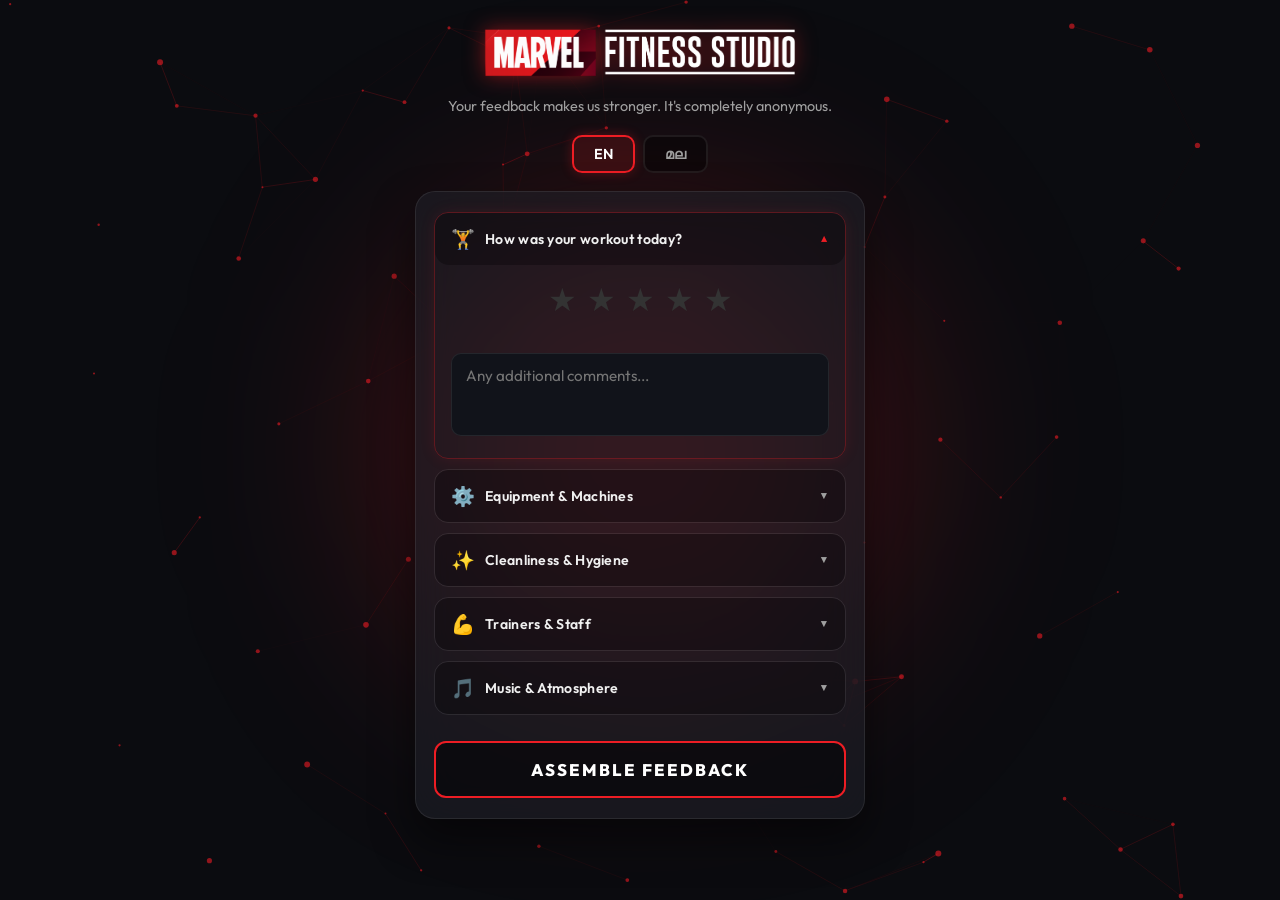
<file: index.html>
<!DOCTYPE html>
<html lang="en">

<head>
    <meta charset="UTF-8">
    <meta name="viewport" content="width=device-width, initial-scale=1.0">
    <title>Marvel Fitness Centre - Feedback</title>
    <link rel="stylesheet" href="style.css">
    <link href="https://fonts.googleapis.com/css2?family=Outfit:wght@300;400;600;800&display=swap" rel="stylesheet">
</head>

<body>
    <canvas id="particle-canvas"></canvas>
    <div class="background-glow"></div>

    <div class="container">
        <header>
            <img src="Logo.PNG" alt="Marvel Fitness Logo" class="logo-img" style="max-width: 350px; width: 100%; height: auto;">

            <p data-i18n="subtitle">Your feedback makes us stronger. It's completely anonymous.</p>
        </header>

        <div class="lang-selector">
            <button class="lang-btn active" data-lang="en">EN</button>
            <button class="lang-btn" data-lang="ml">മല</button>
        </div>

        <div class="form-wrapper">
            <form id="feedback-form">

                <div class="feedback-section active" data-section="0">
                    <div class="section-header" data-target="0">
                        <span class="section-icon">🏋️</span>
                        <span class="section-title" data-i18n="sec_workout">How was your workout today?</span>
                        <span class="section-chevron">▼</span>
                    </div>
                    <div class="section-body">
                        <div class="rating-stars" data-rating="workout">
                            <span class="star" data-value="1">★</span>
                            <span class="star" data-value="2">★</span>
                            <span class="star" data-value="3">★</span>
                            <span class="star" data-value="4">★</span>
                            <span class="star" data-value="5">★</span>
                        </div>
                        <div class="mood-label" data-rating-for="workout"></div>
                        <div class="textarea-wrapper">
                            <div class="intruder-zone marvel-anim-zone">
                                <div class="intruder-body">
                                    <img src="intruder_gripping.png" alt="Peeking" class="intruder-img">
                                    <div class="mood-overlay"></div>
                                </div>
                                <div class="speech-bubble">
                                    <span class="speech-text">🤔</span>
                                </div>
                            </div>
                            <textarea class="feedback-textarea" rows="3" data-i18n-placeholder="ph_workout"
                                placeholder="Any additional comments..."></textarea>
                        </div>
                    </div>
                </div>

                <div class="feedback-section" data-section="1">
                    <div class="section-header" data-target="1">
                        <span class="section-icon">⚙️</span>
                        <span class="section-title" data-i18n="sec_equipment">Equipment & Machines</span>
                        <span class="section-chevron">▼</span>
                    </div>
                    <div class="section-body">
                        <div class="rating-stars" data-rating="equipment">
                            <span class="star" data-value="1">★</span>
                            <span class="star" data-value="2">★</span>
                            <span class="star" data-value="3">★</span>
                            <span class="star" data-value="4">★</span>
                            <span class="star" data-value="5">★</span>
                        </div>
                        <div class="mood-label" data-rating-for="equipment"></div>
                        <div class="textarea-wrapper">
                            <div class="intruder-zone marvel-anim-zone">
                                <div class="intruder-body">
                                    <img src="intruder_gripping.png" alt="Peeking" class="intruder-img">
                                    <div class="mood-overlay"></div>
                                </div>
                                <div class="speech-bubble">
                                    <span class="speech-text">🤔</span>
                                </div>
                            </div>
                            <textarea class="feedback-textarea" rows="3" data-i18n-placeholder="ph_equipment"
                                placeholder="Tell us about the equipment..."></textarea>
                        </div>
                    </div>
                </div>

                <div class="feedback-section" data-section="2">
                    <div class="section-header" data-target="2">
                        <span class="section-icon">✨</span>
                        <span class="section-title" data-i18n="sec_cleanliness">Cleanliness & Hygiene</span>
                        <span class="section-chevron">▼</span>
                    </div>
                    <div class="section-body">
                        <div class="rating-stars" data-rating="cleanliness">
                            <span class="star" data-value="1">★</span>
                            <span class="star" data-value="2">★</span>
                            <span class="star" data-value="3">★</span>
                            <span class="star" data-value="4">★</span>
                            <span class="star" data-value="5">★</span>
                        </div>
                        <div class="mood-label" data-rating-for="cleanliness"></div>
                        <div class="textarea-wrapper">
                            <div class="intruder-zone marvel-anim-zone">
                                <div class="intruder-body">
                                    <img src="intruder_gripping.png" alt="Peeking" class="intruder-img">
                                    <div class="mood-overlay"></div>
                                </div>
                                <div class="speech-bubble">
                                    <span class="speech-text">🤔</span>
                                </div>
                            </div>
                            <textarea class="feedback-textarea" rows="3" data-i18n-placeholder="ph_cleanliness"
                                placeholder="How clean was the gym..."></textarea>
                        </div>
                    </div>
                </div>

                <div class="feedback-section" data-section="3">
                    <div class="section-header" data-target="3">
                        <span class="section-icon">💪</span>
                        <span class="section-title" data-i18n="sec_trainers">Trainers & Staff</span>
                        <span class="section-chevron">▼</span>
                    </div>
                    <div class="section-body">
                        <div class="rating-stars" data-rating="trainers">
                            <span class="star" data-value="1">★</span>
                            <span class="star" data-value="2">★</span>
                            <span class="star" data-value="3">★</span>
                            <span class="star" data-value="4">★</span>
                            <span class="star" data-value="5">★</span>
                        </div>
                        <div class="mood-label" data-rating-for="trainers"></div>
                        <div class="textarea-wrapper">
                            <div class="intruder-zone marvel-anim-zone">
                                <div class="intruder-body">
                                    <img src="intruder_gripping.png" alt="Peeking" class="intruder-img">
                                    <div class="mood-overlay"></div>
                                </div>
                                <div class="speech-bubble">
                                    <span class="speech-text">🤔</span>
                                </div>
                            </div>
                            <textarea class="feedback-textarea" rows="3" data-i18n-placeholder="ph_trainers"
                                placeholder="How were the trainers..."></textarea>
                        </div>
                    </div>
                </div>

                <div class="feedback-section" data-section="4">
                    <div class="section-header" data-target="4">
                        <span class="section-icon">🎵</span>
                        <span class="section-title" data-i18n="sec_atmosphere">Music & Atmosphere</span>
                        <span class="section-chevron">▼</span>
                    </div>
                    <div class="section-body">
                        <div class="rating-stars" data-rating="atmosphere">
                            <span class="star" data-value="1">★</span>
                            <span class="star" data-value="2">★</span>
                            <span class="star" data-value="3">★</span>
                            <span class="star" data-value="4">★</span>
                            <span class="star" data-value="5">★</span>
                        </div>
                        <div class="mood-label" data-rating-for="atmosphere"></div>
                        <div class="textarea-wrapper">
                            <div class="intruder-zone marvel-anim-zone">
                                <div class="intruder-body">
                                    <img src="intruder_gripping.png" alt="Peeking" class="intruder-img">
                                    <div class="mood-overlay"></div>
                                </div>
                                <div class="speech-bubble">
                                    <span class="speech-text">🤔</span>
                                </div>
                            </div>
                            <textarea class="feedback-textarea" rows="3" data-i18n-placeholder="ph_atmosphere"
                                placeholder="How was the vibe..."></textarea>
                        </div>
                    </div>
                </div>

                <button type="submit" class="submit-btn" id="submit-btn">
                    <span class="btn-text" data-i18n="submit">ASSEMBLE FEEDBACK</span>
                    <div class="btn-glow"></div>
                </button>
            </form>

        </div> <!-- End of form-wrapper -->

        <!-- THANK YOU STATE -->
        <div id="thank-you-screen" class="hidden">
            <div class="arc-reactor">
                <div class="core-inner"></div>
                <div class="core-outer"></div>
                <div class="ring-1"></div>
                <div class="ring-2"></div>
                <div class="ring-3"></div>
            </div>
            <h2 class="thank-you-title" data-i18n="thank_you_title">FEEDBACK ASSEMBLED</h2>
            <p class="thank-you-text" data-i18n="thank_you_text">Thank you for helping us build a stronger center.</p>
        </div>
    </div>
    <script src="script.js"></script>
    <script src="particles.js"></script>
</body>

</html>
</file>
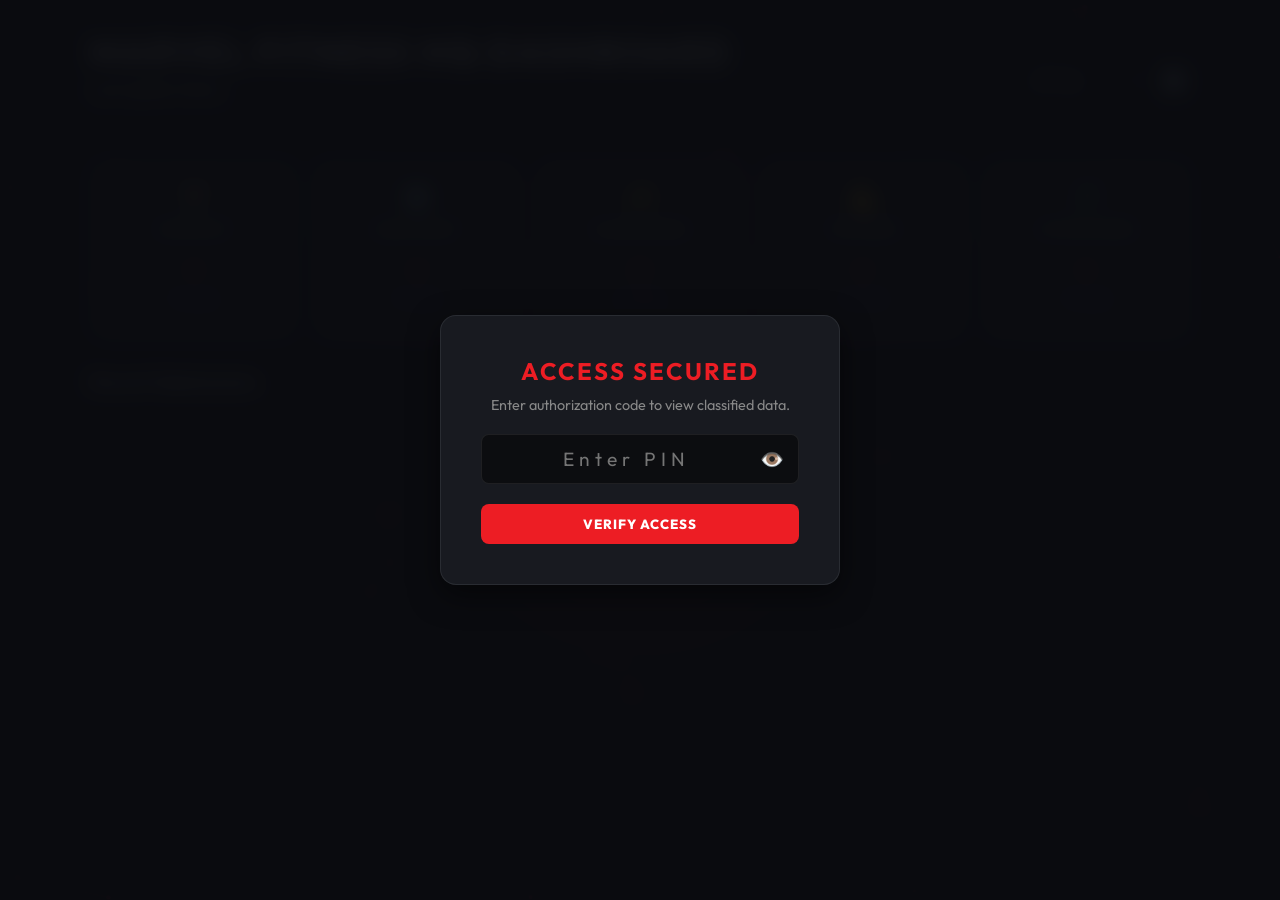
<file: dashboard.html>
<!DOCTYPE html>
<html lang="en">

<head>
    <meta charset="UTF-8">
    <meta name="viewport" content="width=device-width, initial-scale=1.0">
    <title>Marvel Fitness HQ - Analytics</title>
    <link rel="stylesheet" href="dashboard.css">
    <link href="https://fonts.googleapis.com/css2?family=Outfit:wght@300;400;600;800&display=swap" rel="stylesheet">
</head>

<body>
    <!-- PIN AUTHENTICATION OVERLAY -->
    <div id="auth-overlay">
        <div class="auth-box">
            <h2 class="auth-title">ACCESS SECURED</h2>
            <p class="auth-desc">Enter authorization code to view classified data.</p>
            <div class="pin-input-wrapper">
                <input type="password" id="pin-input" placeholder="Enter PIN" autocomplete="off">
                <button type="button" id="toggle-pin-btn" title="Toggle Password Visibility">👁️</button>
            </div>
            <button id="auth-btn">VERIFY ACCESS</button>
            <p id="auth-error" class="hidden">Incorrect PIN. Access Denied.</p>
        </div>
    </div>

    <canvas id="particle-canvas"></canvas>
    <div class="background-glow"></div>

    <div class="dashboard-container">
        <header>
            <div class="header-left">
                <h1>MARVEL FITNESS HQ DASHBOARD</h1>
                <p id="last-updated">Last update: Never</p>
            </div>
            <div class="header-controls">
                <select id="date-filter" class="date-filter">
                    <option value="all">All Time</option>
                    <option value="today">Today</option>
                    <option value="7days">Last 7 Days</option>
                    <option value="30days">Last 30 Days</option>
                </select>
                <button id="refresh-btn" class="refresh-btn">
                    🔄
                </button>
            </div>
        </header>

        <!-- KPI Cards -->
        <div class="kpi-grid">
            <div class="kpi-card" data-category="workout">
                <div class="kpi-icon">🏋️</div>
                <h3>Workout</h3>
                <div class="kpi-value" id="kpi-workout">-</div>
                <div class="kpi-count" id="kpi-workout-count">0 reviews</div>
                <div class="kpi-bar">
                    <div class="kpi-bar-fill" id="bar-workout"></div>
                </div>
            </div>
            <div class="kpi-card" data-category="equipment">
                <div class="kpi-icon">⚙️</div>
                <h3>Equipment</h3>
                <div class="kpi-value" id="kpi-equipment">-</div>
                <div class="kpi-count" id="kpi-equipment-count">0 reviews</div>
                <div class="kpi-bar">
                    <div class="kpi-bar-fill" id="bar-equipment"></div>
                </div>
            </div>
            <div class="kpi-card" data-category="cleanliness">
                <div class="kpi-icon">✨</div>
                <h3>Cleanliness</h3>
                <div class="kpi-value" id="kpi-clean">-</div>
                <div class="kpi-count" id="kpi-clean-count">0 reviews</div>
                <div class="kpi-bar">
                    <div class="kpi-bar-fill" id="bar-clean"></div>
                </div>
            </div>
            <div class="kpi-card" data-category="trainers">
                <div class="kpi-icon">💪</div>
                <h3>Trainers</h3>
                <div class="kpi-value" id="kpi-trainers">-</div>
                <div class="kpi-count" id="kpi-trainers-count">0 reviews</div>
                <div class="kpi-bar">
                    <div class="kpi-bar-fill" id="bar-trainers"></div>
                </div>
            </div>
            <div class="kpi-card" data-category="atmosphere">
                <div class="kpi-icon">🎵</div>
                <h3>Atmosphere</h3>
                <div class="kpi-value" id="kpi-atmosphere">-</div>
                <div class="kpi-count" id="kpi-atmosphere-count">0 reviews</div>
                <div class="kpi-bar">
                    <div class="kpi-bar-fill" id="bar-atmosphere"></div>
                </div>
            </div>
        </div>

        <!-- Recent Submissions List -->
        <div class="submissions-container">
            <h2>Recent Submissions</h2>
            <div id="submissions-list" class="submissions-list">
                <!-- Submission cards will be generated here -->
            </div>
            <div id="empty-state" class="empty-state hidden">
                <p>No feedback submissions yet.</p>
            </div>
        </div>
    </div>

    <script src="dashboard.js"></script>
    <script src="particles.js"></script>
</body>

</html>
</file>
<file: style.css>
:root {
    --bg-dark: #0b0c10;
    --card-bg: rgba(31, 33, 40, 0.6);
    --marvel-red: #ed1d24;
    --marvel-red-glow: rgba(237, 29, 36, 0.5);
    --text-main: #f0f0f0;
    --text-muted: #a0a0a0;
    --glass-border: rgba(255, 255, 255, 0.08);
}

* {
    box-sizing: border-box;
    margin: 0;
    padding: 0;
    font-family: 'Outfit', sans-serif;
    -webkit-tap-highlight-color: transparent;
}

body {
    background-color: var(--bg-dark);
    color: var(--text-main);
    min-height: 100vh;
    display: flex;
    justify-content: center;
    padding: 20px 20px 60px;
    overflow-x: hidden;
    position: relative;
}

/* ========================================
   BACKGROUND
   ======================================== */
.background-glow {
    position: fixed;
    top: 50%;
    left: 50%;
    transform: translate(-50%, -50%);
    width: 60vw;
    height: 60vh;
    background: radial-gradient(circle, var(--marvel-red-glow) 0%, transparent 70%);
    filter: blur(100px);
    z-index: 0;
    animation: pulseGlow 6s infinite alternate;
    pointer-events: none;
}

@keyframes pulseGlow {
    0% {
        transform: translate(-50%, -50%) scale(0.8);
        opacity: 0.3;
    }

    100% {
        transform: translate(-50%, -50%) scale(1.2);
        opacity: 0.4;
    }
}

#particle-canvas {
    position: fixed;
    top: 0;
    left: 0;
    width: 100vw;
    height: 100vh;
    z-index: 0;
    pointer-events: none;
}

/* ========================================
   LAYOUT
   ======================================== */
.container {
    width: 100%;
    max-width: 450px;
    z-index: 1;
    position: relative;
}

header {
    text-align: center;
    margin-bottom: 20px;
    animation: fadeInDown 0.8s ease-out;
}

.logo-img {
    max-width: 150px; /* Adjust size as needed */
    height: auto;
    margin-bottom: 10px;
    filter: drop-shadow(0 0 10px var(--marvel-red-glow));
}

.marvel-title {
    font-weight: 800;
    font-size: 2.5rem;
    letter-spacing: 2px;
    color: #fff;
    margin-bottom: 10px;
    text-transform: uppercase;
}

.marvel-title span {
    color: var(--marvel-red);
    font-size: 1.5rem;
    letter-spacing: 5px;
    display: block;
}

header p {
    color: var(--text-muted);
    font-size: 0.9rem;
}

/* ========================================
   LANGUAGE SELECTOR
   ======================================== */
.lang-selector {
    display: flex;
    justify-content: center;
    gap: 8px;
    margin-bottom: 18px;
    animation: fadeIn 0.8s ease-out;
}

.lang-btn {
    padding: 8px 20px;
    border: 2px solid var(--glass-border);
    background: rgba(0, 0, 0, 0.4);
    color: var(--text-muted);
    font-weight: 600;
    font-size: 0.9rem;
    border-radius: 10px;
    cursor: pointer;
    transition: all 0.3s ease;
    font-family: 'Outfit', sans-serif;
}

.lang-btn.active {
    border-color: var(--marvel-red);
    color: #fff;
    background: rgba(237, 29, 36, 0.15);
    box-shadow: 0 0 12px rgba(237, 29, 36, 0.3);
}

.lang-btn:active {
    transform: scale(0.95);
}

/* ========================================
   GLASSMORPHISM CARD
   ======================================== */
.form-wrapper {
    background: var(--card-bg);
    backdrop-filter: blur(20px);
    -webkit-backdrop-filter: blur(20px);
    border: 1px solid var(--glass-border);
    border-radius: 20px;
    padding: 20px 18px;
    position: relative;
    box-shadow: 0 20px 40px rgba(0, 0, 0, 0.5);
    animation: fadeInUp 0.8s ease-out;
}

/* ========================================
   ACCORDION SECTIONS
   ======================================== */
.feedback-section {
    margin-bottom: 10px;
    border: 1px solid var(--glass-border);
    border-radius: 14px;
    overflow: visible;
    transition: border-color 0.3s ease, box-shadow 0.3s ease;
}

.feedback-section.active {
    border-color: rgba(237, 29, 36, 0.3);
    box-shadow: 0 0 15px rgba(237, 29, 36, 0.1);
}

.section-header {
    display: flex;
    align-items: center;
    gap: 10px;
    padding: 14px 16px;
    cursor: pointer;
    background: rgba(0, 0, 0, 0.3);
    border-radius: 14px;
    transition: background 0.3s ease;
    user-select: none;
    -webkit-user-select: none;
}

.section-header:active {
    background: rgba(237, 29, 36, 0.15);
}

.section-icon {
    font-size: 1.2rem;
}

.section-title {
    flex: 1;
    font-weight: 600;
    font-size: 0.88rem;
    letter-spacing: 0.3px;
}

.section-chevron {
    font-size: 0.65rem;
    color: var(--text-muted);
    transition: transform 0.3s ease;
}

.feedback-section.active .section-chevron {
    transform: rotate(180deg);
    color: var(--marvel-red);
}

.section-body {
    max-height: 0;
    overflow: hidden;
    transition: max-height 0.4s ease, padding 0.4s ease, overflow 0s 0.4s;
    padding: 0 16px;
}

.feedback-section.active .section-body {
    max-height: 500px;
    padding: 14px 16px 18px;
    overflow: visible;
    transition: max-height 0.4s ease, padding 0.4s ease, overflow 0s 0s;
}

/* ========================================
   STAR RATING
   ======================================== */
.rating-stars {
    display: flex;
    gap: 10px;
    justify-content: center;
    margin-bottom: 6px;
}

.star {
    font-size: 2rem;
    color: #333;
    cursor: pointer;
    transition: color 0.2s, transform 0.2s, text-shadow 0.2s;
}

.star:hover,
.star.active {
    color: var(--marvel-red);
    text-shadow: 0 0 15px var(--marvel-red-glow);
    transform: scale(1.2);
}

/* Mood label under stars */
.mood-label {
    text-align: center;
    font-size: 0.8rem;
    color: var(--text-muted);
    margin-bottom: 12px;
    min-height: 1.2em;
    transition: all 0.3s ease;
}

/* ========================================
   TEXTAREA
   ======================================== */
.textarea-wrapper {
    position: relative;
    overflow: visible;
}

.feedback-textarea {
    width: 100%;
    background: #11131a;
    border: 1px solid var(--glass-border);
    color: #fff;
    padding: 12px 14px;
    border-radius: 10px;
    font-size: 0.95rem;
    outline: none;
    resize: none;
    transition: all 0.3s ease;
    position: relative;
    z-index: 3;
    font-family: 'Outfit', sans-serif;
}

.feedback-textarea:focus {
    border-color: var(--marvel-red);
    box-shadow: 0 0 15px var(--marvel-red-glow);
}

/* ========================================
   INTRUDER PEEKING ANIMATION
   ======================================== */
.marvel-anim-zone {
    position: absolute;
    bottom: 100%;
    left: 0;
    right: 0;
    height: 120px;
    pointer-events: none;
    z-index: 2;
    overflow: visible;
}

.intruder-body {
    position: absolute;
    bottom: -30px;
    left: 50%;
    transform: translateX(-50%) scale(0.8);
    width: 85px;
    height: 85px;
    border-radius: 50%;
    overflow: hidden;
    opacity: 0;
    transition: all 0.6s cubic-bezier(0.34, 1.56, 0.64, 1);
    box-shadow: 0 0 25px var(--marvel-red-glow);
    border: 3px solid var(--marvel-red);
    background: var(--bg-dark);
}

.intruder-zone.peek .intruder-body {
    bottom: 10px;
    opacity: 1;
    transform: translateX(-50%) scale(1);
}

.intruder-img {
    width: 100%;
    height: 100%;
    object-fit: cover;
    object-position: center top;
    transition: filter 0.5s ease;
}

/* Mood overlay on intruder face */
.mood-overlay {
    position: absolute;
    top: 0;
    left: 0;
    right: 0;
    bottom: 0;
    border-radius: 50%;
    pointer-events: none;
    transition: all 0.5s ease;
    z-index: 2;
}

/* Mood states applied via JS */
.intruder-body.mood-1 .intruder-img {
    filter: grayscale(0.7) brightness(0.6);
}

.intruder-body.mood-1 .mood-overlay {
    background: rgba(237, 29, 36, 0.2);
}

.intruder-body.mood-1 {
    border-color: #888;
    box-shadow: 0 0 15px rgba(100, 100, 100, 0.4);
}

.intruder-body.mood-2 .intruder-img {
    filter: grayscale(0.4) brightness(0.75);
}

.intruder-body.mood-2 .mood-overlay {
    background: rgba(255, 165, 0, 0.1);
}

.intruder-body.mood-2 {
    border-color: #b0b0b0;
    box-shadow: 0 0 15px rgba(150, 150, 150, 0.4);
}

.intruder-body.mood-3 .intruder-img {
    filter: brightness(0.9);
}

.intruder-body.mood-3 {
    border-color: #f0c040;
    box-shadow: 0 0 15px rgba(240, 192, 64, 0.3);
}

.intruder-body.mood-4 .intruder-img {
    filter: brightness(1.05) saturate(1.2);
}

.intruder-body.mood-4 {
    border-color: #4caf50;
    box-shadow: 0 0 20px rgba(76, 175, 80, 0.4);
}

.intruder-body.mood-5 .intruder-img {
    filter: brightness(1.15) saturate(1.4);
}

.intruder-body.mood-5 {
    border-color: #ffd700;
    box-shadow: 0 0 25px rgba(255, 215, 0, 0.5);
    animation: happyPulse 0.8s ease-in-out infinite alternate;
}

@keyframes happyPulse {
    0% {
        box-shadow: 0 0 20px rgba(255, 215, 0, 0.4);
        transform: translateX(-50%) scale(1);
    }

    100% {
        box-shadow: 0 0 35px rgba(255, 215, 0, 0.7);
        transform: translateX(-50%) scale(1.05);
    }
}

/* Speech Bubble */
.speech-bubble {
    position: absolute;
    bottom: 70px;
    right: 0;
    background: var(--marvel-red);
    color: #fff;
    font-size: 1.2rem;
    padding: 5px 10px;
    border-radius: 10px;
    opacity: 0;
    transform: scale(0.5);
    transition: all 0.4s cubic-bezier(0.34, 1.56, 0.64, 1);
    pointer-events: none;
    box-shadow: 0 4px 15px rgba(237, 29, 36, 0.4);
}

.speech-bubble::after {
    content: '';
    position: absolute;
    bottom: -5px;
    left: 16px;
    width: 10px;
    height: 10px;
    background: var(--marvel-red);
    transform: rotate(45deg);
}

.intruder-zone.peek .speech-bubble {
    opacity: 1;
    transform: scale(1);
    transition-delay: 0.4s;
}

/* ========================================
   SUBMIT BUTTON
   ======================================== */
.submit-btn {
    width: 100%;
    padding: 16px;
    background: rgba(0, 0, 0, 0.5);
    border: 2px solid var(--marvel-red);
    color: #fff;
    font-weight: 800;
    font-size: 1.05rem;
    letter-spacing: 2px;
    border-radius: 12px;
    cursor: pointer;
    position: relative;
    overflow: hidden;
    transition: all 0.3s ease;
    z-index: 5;
    margin-top: 16px;
}

.btn-text {
    position: relative;
    z-index: 2;
}

.btn-glow {
    position: absolute;
    top: 0;
    left: -100%;
    width: 100%;
    height: 100%;
    background: var(--marvel-red);
    z-index: 1;
    transition: all 0.4s ease;
}

.submit-btn:hover .btn-glow {
    left: 0;
}

.submit-btn:active {
    transform: scale(0.96);
}

/* ========================================
   SUCCESS MESSAGE
   ======================================== */
.hidden {
    display: none !important;
}

#success-message {
    text-align: center;
    padding: 40px 0;
    animation: fadeIn 0.5s ease-out;
}

.success-icon {
    font-size: 3rem;
    margin-bottom: 15px;
    animation: bounceIn 0.6s ease-out;
}

#success-message h2 {
    color: var(--marvel-red);
    font-size: 1.8rem;
    margin-bottom: 10px;
    text-shadow: 0 0 10px var(--marvel-red-glow);
}

#success-message p {
    color: var(--text-muted);
}

/* ========================================
   ANIMATIONS
   ======================================== */
@keyframes fadeInDown {
    from {
        opacity: 0;
        transform: translateY(-30px);
    }

    to {
        opacity: 1;
        transform: translateY(0);
    }
}

@keyframes fadeInUp {
    from {
        opacity: 0;
        transform: translateY(30px);
    }

    to {
        opacity: 1;
        transform: translateY(0);
    }
}

@keyframes fadeIn {
    from {
        opacity: 0;
    }

    to {
        opacity: 1;
    }
}

@keyframes bounceIn {
    0% {
        transform: scale(0);
    }

    60% {
        transform: scale(1.2);
    }

    100% {
        transform: scale(1);
    }
}

/* ========================================
   RESPONSIVE
   ======================================== */
@media (max-width: 400px) {
    .marvel-title {
        font-size: 2rem;
    }

    .marvel-title span {
        font-size: 1.1rem;
        letter-spacing: 3px;
    }

    .form-wrapper {
        padding: 15px 12px;
    }

    .section-header {
        padding: 12px 14px;
    }

    .section-title {
        font-size: 0.82rem;
    }

    .star {
        font-size: 1.7rem;
    }
}

/* ========================================
   ARC REACTOR (THANK YOU STATE)
   ======================================== */
#thank-you-screen {
    display: none;
    flex-direction: column;
    align-items: center;
    justify-content: center;
    min-height: 400px;
    opacity: 0;
    transition: opacity 0.5s ease;
    text-align: center;
}

#thank-you-screen:not(.hidden) {
    display: flex;
    animation: fadeIn 0.5s ease forwards;
}

.arc-reactor {
    position: relative;
    width: 150px;
    height: 150px;
    margin-bottom: 30px;
    filter: drop-shadow(0 0 15px rgba(0, 255, 255, 0.6));
}

.arc-reactor div {
    position: absolute;
    top: 50%;
    left: 50%;
    border-radius: 50%;
}

.core-inner {
    width: 40px;
    height: 40px;
    background: #fff;
    box-shadow: 0 0 20px 5px rgba(0, 255, 255, 0.8), inset 0 0 10px #fff;
    transform: translate(-50%, -50%);
}

.core-outer {
    width: 60px;
    height: 60px;
    border: 4px solid rgba(0, 255, 255, 0.8);
    box-shadow: 0 0 10px rgba(0, 255, 255, 0.5), inset 0 0 10px rgba(0, 255, 255, 0.5);
    transform: translate(-50%, -50%);
}

.ring-1 {
    width: 90px;
    height: 90px;
    border: 2px solid transparent;
    border-top: 4px solid #fff;
    border-bottom: 4px solid #fff;
    animation: spin 3s linear infinite;
}

.ring-2 {
    width: 110px;
    height: 110px;
    border: 2px dashed rgba(0, 255, 255, 0.8);
    animation: spin-reverse 8s linear infinite;
}

.ring-3 {
    width: 130px;
    height: 130px;
    border: 2px solid transparent;
    border-left: 3px solid #fff;
    border-right: 3px solid #fff;
    animation: spin 5s ease-in-out infinite alternate;
}

@keyframes spin {
    0% { transform: translate(-50%, -50%) rotate(0deg); }
    100% { transform: translate(-50%, -50%) rotate(360deg); }
}

@keyframes spin-reverse {
    0% { transform: translate(-50%, -50%) rotate(360deg); }
    100% { transform: translate(-50%, -50%) rotate(0deg); }
}

.thank-you-title {
    color: #fff;
    font-size: 2rem;
    letter-spacing: 2px;
    margin-bottom: 10px;
    text-shadow: 0 0 10px rgba(0, 255, 255, 0.5);
}

.thank-you-text {
    color: var(--text-muted);
}
</file>
<file: dashboard.css>
:root {
    --bg-dark: #0b0c10;
    --card-bg: rgba(31, 33, 40, 0.7);
    --marvel-red: #ed1d24;
    --marvel-red-glow: rgba(237, 29, 36, 0.5);
    --text-main: #f0f0f0;
    --text-muted: #888;
    --glass-border: rgba(255, 255, 255, 0.08);
}

* {
    box-sizing: border-box;
    margin: 0;
    padding: 0;
    font-family: 'Outfit', sans-serif;
}

body {
    background-color: var(--bg-dark);
    color: var(--text-main);
    min-height: 100vh;
    padding: 30px 20px 60px;
    position: relative;
    overflow-x: hidden;
}

/* Background glow */
.background-glow {
    position: fixed;
    top: 50%;
    left: 50%;
    transform: translate(-50%, -50%);
    width: 50vw;
    height: 50vh;
    background: radial-gradient(circle, var(--marvel-red-glow) 0%, transparent 70%);
    filter: blur(120px);
    z-index: 0;
    opacity: 0.35;
    pointer-events: none;
    animation: pulseGlow 6s infinite alternate;
}

@keyframes pulseGlow {
    0% {
        transform: translate(-50%, -50%) scale(0.8);
        opacity: 0.25;
    }
    100% {
        transform: translate(-50%, -50%) scale(1.2);
        opacity: 0.4;
    }
}

#particle-canvas {
    position: fixed;
    top: 0;
    left: 0;
    width: 100vw;
    height: 100vh;
    z-index: 0;
    pointer-events: none;
}

/* ========================================
   LAYOUT
   ======================================== */
.dashboard-container {
    max-width: 1100px;
    margin: 0 auto;
    position: relative;
    z-index: 1;
}

header {
    margin-bottom: 40px;
    display: flex;
    justify-content: space-between;
    align-items: flex-end;
    border-bottom: 2px solid var(--glass-border);
    padding-bottom: 20px;
}

header h1 {
    font-size: 2.2rem;
    color: var(--text-main);
    letter-spacing: 2px;
    margin-bottom: 5px;
}

header h1 span {
    color: var(--marvel-red);
}

.subtitle {
    color: var(--text-muted);
    font-size: 1rem;
}

.header-controls {
    display: flex;
    align-items: center;
    gap: 15px;
}

.date-filter {
    background: rgba(0, 0, 0, 0.5);
    border: 1px solid var(--glass-border);
    color: var(--text-main);
    padding: 8px 12px;
    border-radius: 6px;
    font-family: inherit;
    font-size: 0.9rem;
    cursor: pointer;
    outline: none;
    transition: border-color 0.3s;
}

.date-filter:focus, .date-filter:hover {
    border-color: var(--marvel-red);
}

.date-filter option {
    background: var(--bg-color);
    color: var(--text-main);
}

.refresh-status {
    font-size: 0.85rem;
    color: var(--text-muted);
}

.refresh-btn {
    background: none;
    border: 1px solid var(--glass-border);
    color: var(--text-muted);
    font-size: 1.1rem;
    width: 32px;
    height: 32px;
    border-radius: 8px;
    cursor: pointer;
    transition: all 0.3s ease;
    display: flex;
    align-items: center;
    justify-content: center;
}

.refresh-btn:hover {
    border-color: var(--marvel-red);
    color: var(--marvel-red);
    box-shadow: 0 0 10px var(--marvel-red-glow);
}

.refresh-btn.spinning {
    animation: spin 0.8s linear;
}

@keyframes spin {
    from { transform: rotate(0deg); }
    to { transform: rotate(360deg); }
}

/* ========================================
   KPI CARDS
   ======================================== */
.kpi-grid {
    display: grid;
    grid-template-columns: repeat(auto-fit, minmax(180px, 1fr));
    gap: 16px;
    margin-bottom: 30px;
    animation: fadeInUp 0.6s ease-out;
}

.kpi-card {
    background: var(--card-bg);
    backdrop-filter: blur(15px);
    -webkit-backdrop-filter: blur(15px);
    border: 1px solid var(--glass-border);
    border-radius: 16px;
    padding: 20px;
    text-align: center;
    transition: all 0.3s ease;
    position: relative;
    overflow: hidden;
}

.kpi-card:hover {
    border-color: rgba(237, 29, 36, 0.3);
    box-shadow: 0 8px 25px rgba(0, 0, 0, 0.4);
    transform: translateY(-2px);
}

.kpi-icon {
    font-size: 1.5rem;
    margin-bottom: 8px;
}

.kpi-card h3 {
    font-size: 0.85rem;
    color: var(--text-muted);
    font-weight: 600;
    letter-spacing: 0.5px;
    text-transform: uppercase;
    margin-bottom: 8px;
}

.kpi-value {
    font-size: 2.4rem;
    font-weight: 800;
    color: var(--marvel-red);
    line-height: 1;
    margin-bottom: 4px;
    transition: color 0.3s ease;
}

.kpi-count {
    font-size: 0.75rem;
    color: var(--text-muted);
    margin-bottom: 12px;
}

/* Rating bar */
.kpi-bar {
    height: 4px;
    background: rgba(255, 255, 255, 0.06);
    border-radius: 2px;
    overflow: hidden;
}

.kpi-bar-fill {
    height: 100%;
    width: 0%;
    background: linear-gradient(90deg, var(--marvel-red), #ff6b6b);
    border-radius: 2px;
    transition: width 1s cubic-bezier(0.4, 0, 0.2, 1);
}

/* Color-coded KPI values */
.kpi-value.good { color: #4caf50; }
.kpi-value.okay { color: #f0c040; }
.kpi-value.bad { color: var(--marvel-red); }

/* ========================================
   SUBMISSIONS LIST
   ======================================== */
.submissions-container {
    animation: fadeInUp 0.8s ease-out;
}

.submissions-container h2 {
    font-size: 1.1rem;
    font-weight: 700;
    margin-bottom: 18px;
    letter-spacing: 0.5px;
}

.submissions-list {
    display: flex;
    flex-direction: column;
    gap: 20px;
}

.submission-card {
    background: var(--card-bg);
    backdrop-filter: blur(15px);
    -webkit-backdrop-filter: blur(15px);
    border: 1px solid var(--glass-border);
    border-radius: 16px;
    padding: 24px;
    transition: all 0.3s ease;
}

.submission-card:hover {
    border-color: rgba(237, 29, 36, 0.3);
    box-shadow: 0 8px 25px rgba(0, 0, 0, 0.4);
}

.submission-header {
    display: flex;
    justify-content: space-between;
    align-items: center;
    margin-bottom: 20px;
    padding-bottom: 14px;
    border-bottom: 1px solid var(--glass-border);
}

.submission-date {
    font-size: 0.95rem;
    color: var(--text-muted);
}

.submission-rating-avg {
    display: flex;
    align-items: center;
    gap: 8px;
    font-weight: 600;
    color: var(--text-main);
    font-size: 1.05rem;
}

.submission-rating-avg span {
    color: var(--marvel-red);
    font-size: 1.2rem;
}

.feedback-grid {
    display: grid;
    grid-template-columns: repeat(auto-fit, minmax(250px, 1fr));
    gap: 16px;
}

.feedback-item {
    background: rgba(0, 0, 0, 0.2);
    border-radius: 12px;
    padding: 16px;
    border: 1px solid rgba(255, 255, 255, 0.05);
}

.feedback-item-header {
    display: flex;
    justify-content: space-between;
    align-items: center;
    margin-bottom: 10px;
}

.feedback-category {
    font-size: 0.85rem;
    font-weight: 600;
    color: var(--text-muted);
    text-transform: uppercase;
    letter-spacing: 0.5px;
    display: flex;
    align-items: center;
    gap: 8px;
}

.feedback-category .icon {
    font-size: 1.2rem;
}

.feedback-stars {
    color: var(--marvel-red);
    font-size: 1.1rem;
    letter-spacing: 2px;
}

.feedback-comment {
    font-size: 0.95rem;
    color: var(--text-main);
    line-height: 1.5;
    word-wrap: break-word;
}

.feedback-comment.empty {
    color: var(--text-muted);
    font-style: italic;
    font-size: 0.85rem;
}

/* Empty state */
.empty-state {
    text-align: center;
    padding: 40px 0;
    color: var(--text-muted);
}

.hidden {
    display: none !important;
}

/* ========================================
   ANIMATIONS
   ======================================== */
@keyframes fadeInDown {
    from { opacity: 0; transform: translateY(-20px); }
    to { opacity: 1; transform: translateY(0); }
}

@keyframes fadeInUp {
    from { opacity: 0; transform: translateY(20px); }
    to { opacity: 1; transform: translateY(0); }
}

/* ========================================
   RESPONSIVE
   ======================================== */
@media (max-width: 600px) {
    body {
        padding: 20px 15px 40px;
    }

    header {
        margin-bottom: 25px;
    }

    header h1 {
        font-size: 1.6rem;
    }

    .kpi-grid {
        grid-template-columns: repeat(2, 1fr);
        gap: 12px;
    }

    .kpi-card {
        padding: 16px 12px;
    }

    .kpi-value {
        font-size: 1.8rem;
    }

    .submission-card {
        padding: 16px;
    }

    .submission-header {
        flex-direction: column;
        align-items: flex-start;
        gap: 10px;
        margin-bottom: 16px;
    }

    .feedback-grid {
        grid-template-columns: 1fr;
        gap: 12px;
    }

    .feedback-item {
        padding: 14px;
    }
}

@media (max-width: 380px) {
    .kpi-grid {
        grid-template-columns: 1fr;
    }

    header h1 {
        font-size: 1.4rem;
        letter-spacing: 1px;
    }
}

/* ========================================
   AUTH OVERLAY
   ======================================== */
#auth-overlay {
    position: fixed;
    top: 0;
    left: 0;
    width: 100vw;
    height: 100vh;
    background: rgba(11, 12, 16, 0.95);
    z-index: 9999;
    display: flex;
    justify-content: center;
    align-items: center;
    backdrop-filter: blur(10px);
    transition: opacity 0.5s ease;
}

#auth-overlay.hidden {
    opacity: 0;
    pointer-events: none;
}

.auth-box {
    background: var(--card-bg);
    border: 1px solid var(--glass-border);
    border-radius: 16px;
    padding: 40px;
    text-align: center;
    max-width: 400px;
    width: 90%;
    box-shadow: 0 10px 30px rgba(0, 0, 0, 0.5);
}

.auth-title {
    color: var(--marvel-red);
    font-size: 1.5rem;
    letter-spacing: 2px;
    margin-bottom: 10px;
}

.auth-desc {
    color: var(--text-muted);
    font-size: 0.9rem;
    margin-bottom: 20px;
}

.pin-input-wrapper {
    position: relative;
    width: 100%;
    margin-bottom: 20px;
}

#pin-input {
    width: 100%;
    padding: 12px 40px 12px 12px;
    background: rgba(0, 0, 0, 0.5);
    border: 1px solid var(--glass-border);
    border-radius: 8px;
    color: var(--text-main);
    font-family: inherit;
    font-size: 1.2rem;
    text-align: center;
    letter-spacing: 5px;
}

#pin-input:focus {
    outline: none;
    border-color: var(--marvel-red);
    box-shadow: 0 0 10px var(--marvel-red-glow);
}

#toggle-pin-btn {
    position: absolute;
    right: 10px;
    top: 50%;
    transform: translateY(-50%);
    background: transparent;
    border: none;
    color: var(--text-muted);
    font-size: 1.2rem;
    cursor: pointer;
    padding: 5px;
    transition: color 0.3s ease;
}

#toggle-pin-btn:hover {
    color: #fff;
}

#auth-btn {
    width: 100%;
    padding: 12px;
    background: var(--marvel-red);
    color: #fff;
    border: none;
    border-radius: 8px;
    font-weight: 800;
    letter-spacing: 1px;
    cursor: pointer;
    transition: background 0.2s ease;
}

#auth-btn:hover {
    background: #ff2a31;
}

#auth-error {
    color: var(--marvel-red);
    font-size: 0.85rem;
    margin-top: 15px;
}

#auth-error.hidden {
    display: none;
}
</file>
